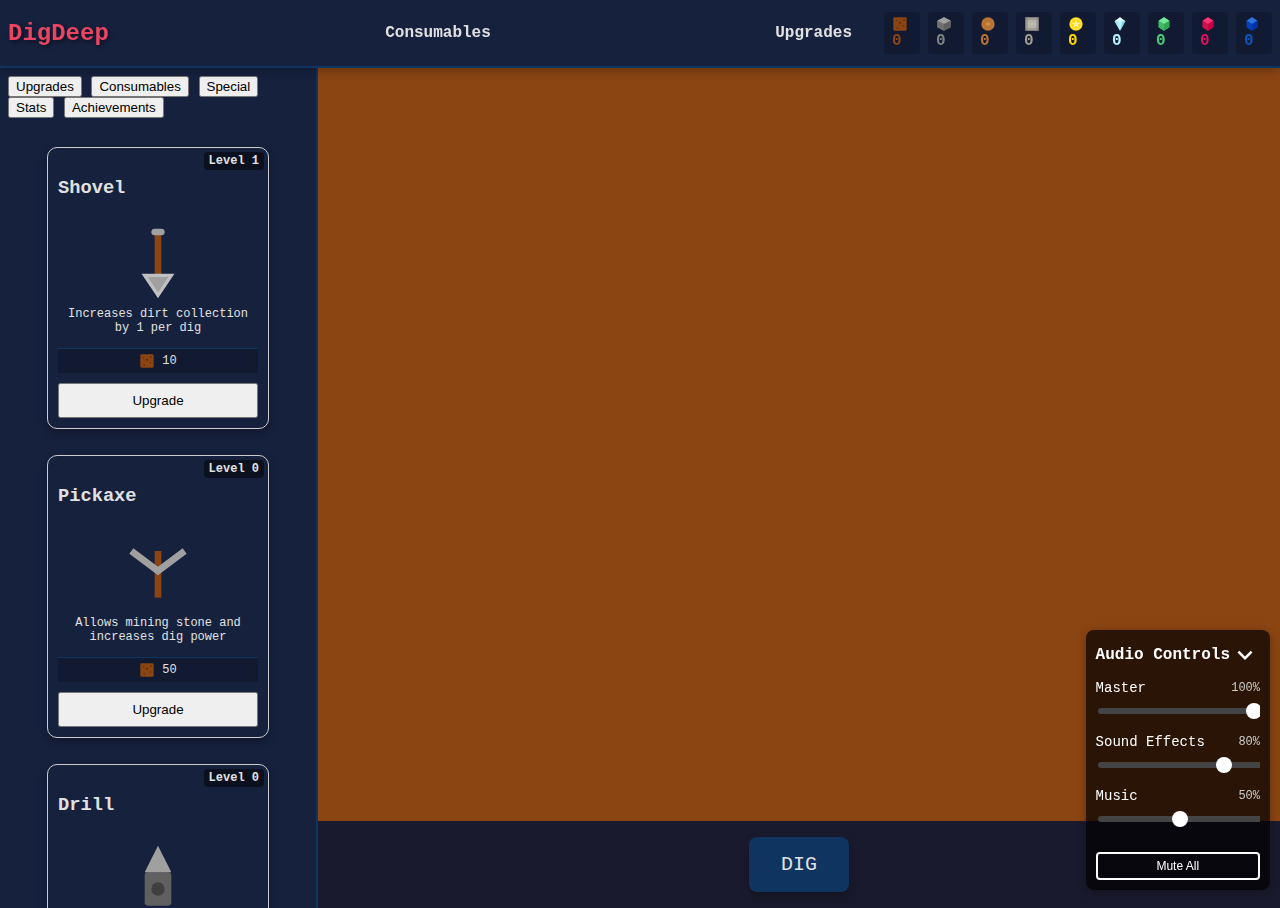
<file: index.html>
<!DOCTYPE html>
<html lang="en">
<head>
    <meta charset="UTF-8">
    <meta name="viewport" content="width=device-width, initial-scale=1.0">
    <title>digdeep</title>
    <link rel="stylesheet" href="style.css">
    <link rel="stylesheet" href="tutorial.css">
    <link rel="stylesheet" href="audio_controls.css">
    <link rel="icon" href="favicon.png" type="image/png">
    
</head>
<body>
    <div class="header">
        <h1 class="game-title">DigDeep</h1>
        <div class="header-section header-consumables">
            <h3>Consumables</h3>
            <div class="consumable-slots" id="consumable-slots">
                </div>
        </div>
    
        <div class="header-section header-upgrades">
            <h3>Upgrades</h3>
            <div class="upgrade-levels" id="upgrade-levels-header">
                </div>
        </div>
        <div class="resource-counters">
            <div class="resource-counter resource-dirt tooltip">
                <div class="resource-icon" id="dirt-icon"></div>
                <span class="resource-value" id="dirt-counter">0</span>
                <span class="tooltip-text">Dirt</span>
            </div>
            <div class="resource-counter resource-stone tooltip">
                <div class="resource-icon" id="stone-icon"></div>
                <span class="resource-value" id="stone-counter">0</span>
                <span class="tooltip-text">Stone</span>
            </div>
            <div class="resource-counter resource-copper tooltip">
                <div class="resource-icon" id="copper-icon"></div>
                <span class="resource-value" id="copper-counter">0</span>
                <span class="tooltip-text">Copper</span>
            </div>
            <div class="resource-counter resource-iron tooltip">
                <div class="resource-icon" id="iron-icon"></div>
                <span class="resource-value" id="iron-counter">0</span>
                <span class="tooltip-text">Iron</span>
            </div>
            <div class="resource-counter resource-gold tooltip">
                <div class="resource-icon" id="gold-icon"></div>
                <span class="resource-value" id="gold-counter">0</span>
                <span class="tooltip-text">Gold</span>
            </div>
            <div class="resource-counter resource-diamond tooltip">
                <div class="resource-icon" id="diamond-icon"></div>
                <span class="resource-value" id="diamond-counter">0</span>
                <span class="tooltip-text">Diamond</span>
            </div>
            <div class="resource-counter resource-emerald tooltip">
                <div class="resource-icon" id="emerald-icon"></div>
                <span class="resource-value" id="emerald-counter">0</span>
                <span class="tooltip-text">Emerald</span>
            </div>
            <div class="resource-counter resource-ruby tooltip">
                <div class="resource-icon" id="ruby-icon"></div>
                <span class="resource-value" id="ruby-counter">0</span>
                <span class="tooltip-text">Ruby</span>
            </div>
            <div class="resource-counter resource-sapphire tooltip">
                <div class="resource-icon" id="sapphire-icon"></div>
                <span class="resource-value" id="sapphire-counter">0</span>
                <span class="tooltip-text">Sapphire</span>
            </div>
        </div>
    </div>
    
    <div class="game-container">
        <div class="left-panel">
            <div class="tabs">
                <button class="tab-button active" data-tab="upgrades">Upgrades</button>
                <button class="tab-button" data-tab="consumables">Consumables</button>
                <button class="tab-button" data-tab="special">Special</button>
                <button class="tab-button" data-tab="stats">Stats</button>
                <button class="tab-button" data-tab="achievements">Achievements</button>
            </div>
            
            <div class="tab-content active" id="upgrades-tab">
                <div class="card-container" id="upgrades-container">
                    <!-- Cards will be dynamically generated here -->
                </div>
            </div>
            
            <div class="tab-content" id="consumables-tab">
                <div id="equipped-items-container">
                    <h3>Equipped Items</h3>
                    </div>
                <div class="card-container" id="consumables-container">
                    </div>
            </div>
            
            <div class="tab-content" id="special-tab">
                <div class="card-container" id="special-container">
                    <!-- Cards will be dynamically generated here -->
                </div>
            </div>
            
            <div class="tab-content" id="stats-tab">
                <div id="stats-content">
                    <!-- Stats will be dynamically generated here -->
                </div>
            </div>
            
            <div class="tab-content" id="achievements-tab">
                <div id="achievements-content">
                    <!-- Achievements will be dynamically generated here -->
                </div>
            </div>
        </div>

        <div class="right-panel">
            <div class="digging-area" id="digging-area">
                <!-- Digging area content -->
                <div id="layer-indicator"></div>
            </div>
            <button class="button dig-button" id="dig-button">DIG</button>
        </div>
    </div>

    <!-- Stats Panel (Hidden by default) -->
    <div class="panel" id="stats-panel" style="display: none;">
        <h2>Stats</h2>
        <div id="stats-content"></div>
    </div>

    <!-- Achievements Panel (Hidden by default) -->
    <div class="panel" id="achievements-panel" style="display: none;">
        <h2>Achievements</h2>
        <div id="achievements-content"></div>
    </div>

    <!-- Tutorial Overlay -->
    <div id="tutorial-overlay" class="tutorial-overlay">
        <div class="tutorial-content">
            <div class="tutorial-step active" data-step="1">
                <h2>Welcome to DigDeep!</h2>
                <p>Click or tap anywhere in the digging area to dig and collect resources.</p>
                <button class="tutorial-next-button button">Next</button>
            </div>
    
            <div class="tutorial-step" data-step="2" style="display: none;">
                <h2>Resource Display</h2>
                <p>Your collected resources will be shown at the top of the screen.</p>
                <button class="tutorial-next-button button">Next</button>
            </div>
    
            <div class="tutorial-step" data-step="3" style="display: none;">
                <h2>Upgrades</h2>
                <p>Use the 'Upgrades' tab on the left to improve your digging abilities.</p>
                <button class="tutorial-next-button button">Next</button>
            </div>
    
            <div class="tutorial-step" data-step="4" style="display: none;">
                <h2>Consumables & Special Items</h2>
                <p>Explore the 'Consumables' and 'Special' tabs for helpful items.</p>
                <button class="tutorial-next-button button">Next</button>
            </div>
    
            <div class="tutorial-step" data-step="5" style="display: none;">
                <h2>That's the basics!</h2>
                <p>Now get digging and see what treasures you can find!</p>
                <button class="tutorial-close-button button">Close Tutorial</button>
            </div>
        </div>
    </div>

    <!-- Notification System -->
    <div id="notification-container" class="notification-container"></div>

    <!-- Scripts -->
    <script src="config.js"></script>
    <script src="assets.js"></script>
    <script src="data.js"></script>
    <script src="audio.js"></script>
    <script src="engine.js"></script>
    <script src="achievements.js"></script>
    <script src="save_system.js"></script>
    <script src="tutorial.js"></script>
    <script src="audio_controls.js"></script>
    <script src="game.js"></script>
</body>
</html>
</file>
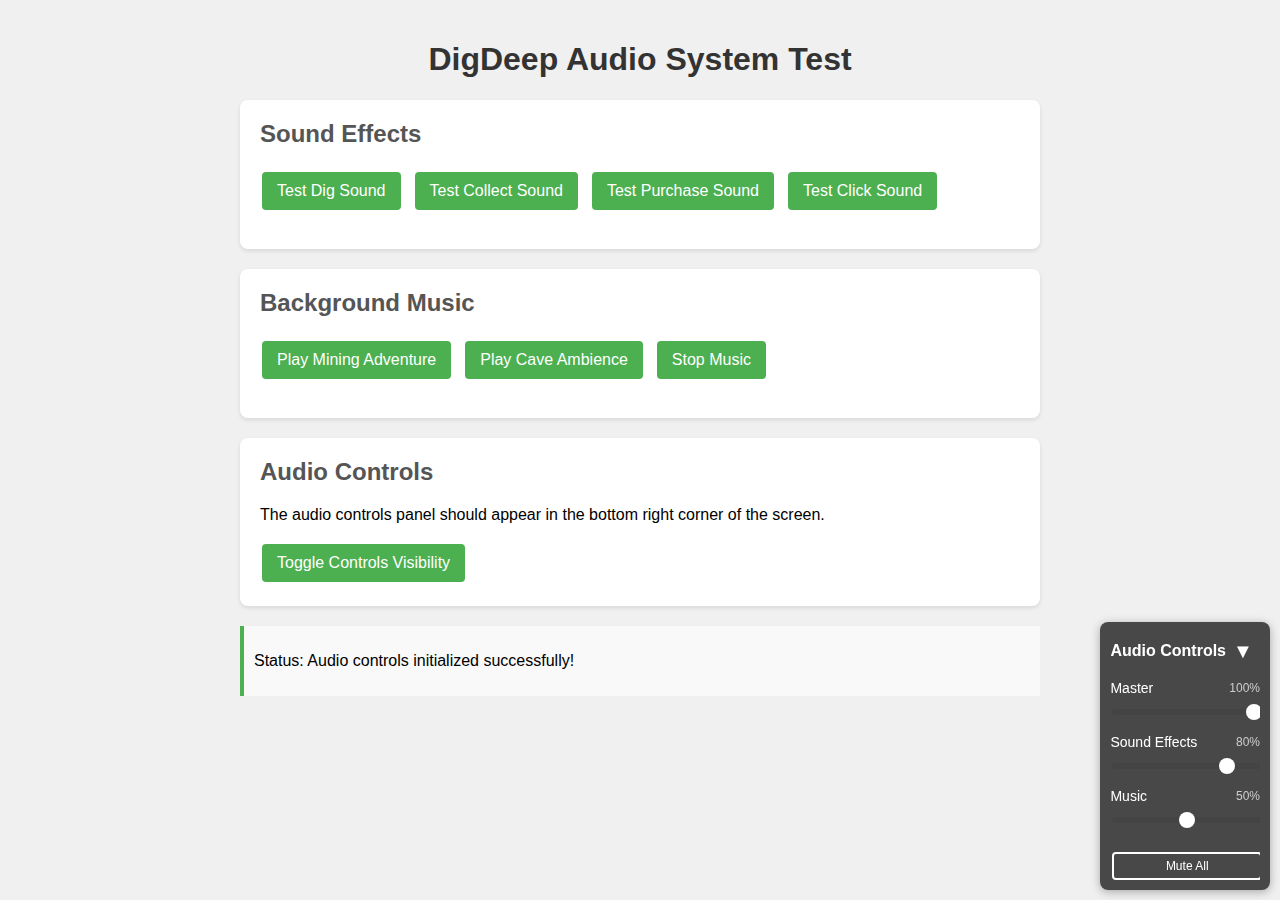
<file: test_audio.html>
<!DOCTYPE html>
<html lang="en">
<head>
    <meta charset="UTF-8">
    <meta name="viewport" content="width=device-width, initial-scale=1.0">
    <title>DigDeep Audio Test</title>
    <style>
        body {
            font-family: Arial, sans-serif;
            max-width: 800px;
            margin: 0 auto;
            padding: 20px;
            background-color: #f0f0f0;
        }
        h1 {
            color: #333;
            text-align: center;
        }
        .test-section {
            background-color: white;
            border-radius: 8px;
            padding: 20px;
            margin-bottom: 20px;
            box-shadow: 0 2px 4px rgba(0,0,0,0.1);
        }
        h2 {
            margin-top: 0;
            color: #555;
        }
        button {
            background-color: #4CAF50;
            border: none;
            color: white;
            padding: 10px 15px;
            text-align: center;
            text-decoration: none;
            display: inline-block;
            font-size: 16px;
            margin: 4px 2px;
            cursor: pointer;
            border-radius: 4px;
        }
        button:hover {
            background-color: #45a049;
        }
        .button-group {
            display: flex;
            flex-wrap: wrap;
            gap: 10px;
            margin-bottom: 15px;
        }
        .volume-control {
            margin-bottom: 15px;
        }
        .volume-label {
            display: flex;
            justify-content: space-between;
            margin-bottom: 5px;
        }
        input[type="range"] {
            width: 100%;
        }
        #status {
            background-color: #f9f9f9;
            border-left: 4px solid #4CAF50;
            padding: 10px;
            margin-top: 20px;
        }
        .audio-controls {
            position: fixed;
            bottom: 10px;
            right: 10px;
            background-color: rgba(0, 0, 0, 0.7);
            border-radius: 8px;
            padding: 10px;
            color: white;
            z-index: 1000;
            box-shadow: 0 2px 10px rgba(0, 0, 0, 0.3);
            transition: transform 0.3s ease;
            max-width: 300px;
        }
        .audio-controls-header {
            display: flex;
            justify-content: space-between;
            align-items: center;
            margin-bottom: 10px;
            cursor: pointer;
        }
        .audio-controls-title {
            font-size: 16px;
            font-weight: bold;
            margin: 0;
        }
        .audio-controls-toggle {
            background: none;
            border: none;
            color: white;
            font-size: 20px;
            cursor: pointer;
            padding: 0;
            width: 30px;
            height: 30px;
            display: flex;
            align-items: center;
            justify-content: center;
        }
        .audio-controls-content {
            transition: max-height 0.3s ease, opacity 0.3s ease;
            max-height: 200px;
            opacity: 1;
            overflow: hidden;
        }
        .audio-controls.collapsed .audio-controls-content {
            max-height: 0;
            opacity: 0;
        }
        .volume-control-label {
            display: flex;
            justify-content: space-between;
            align-items: center;
            margin-bottom: 5px;
        }
        .volume-control-name {
            font-size: 14px;
        }
        .volume-control-value {
            font-size: 12px;
            color: #ccc;
        }
        .volume-slider {
            width: 100%;
            height: 6px;
            -webkit-appearance: none;
            appearance: none;
            background: #444;
            outline: none;
            border-radius: 3px;
        }
        .volume-slider::-webkit-slider-thumb {
            -webkit-appearance: none;
            appearance: none;
            width: 16px;
            height: 16px;
            border-radius: 50%;
            background: #fff;
            cursor: pointer;
            transition: background 0.2s;
        }
        .volume-slider::-moz-range-thumb {
            width: 16px;
            height: 16px;
            border-radius: 50%;
            background: #fff;
            cursor: pointer;
            transition: background 0.2s;
            border: none;
        }
        .mute-button {
            background: none;
            border: 2px solid #fff;
            color: white;
            padding: 5px 10px;
            border-radius: 4px;
            cursor: pointer;
            font-size: 12px;
            transition: background-color 0.2s, color 0.2s;
            margin-top: 10px;
            width: 100%;
        }
        .mute-button.muted {
            background-color: #ff5555;
            border-color: #ff5555;
        }
    </style>
</head>
<body>
    <h1>DigDeep Audio System Test</h1>
    
    <div class="test-section">
        <h2>Sound Effects</h2>
        <div class="button-group">
            <button id="test-dig">Test Dig Sound</button>
            <button id="test-collect">Test Collect Sound</button>
            <button id="test-purchase">Test Purchase Sound</button>
            <button id="test-click">Test Click Sound</button>
        </div>
    </div>
    
    <div class="test-section">
        <h2>Background Music</h2>
        <div class="button-group">
            <button id="play-mining">Play Mining Adventure</button>
            <button id="play-cave">Play Cave Ambience</button>
            <button id="stop-music">Stop Music</button>
        </div>
    </div>
    
    <div class="test-section">
        <h2>Audio Controls</h2>
        <p>The audio controls panel should appear in the bottom right corner of the screen.</p>
        <button id="toggle-controls">Toggle Controls Visibility</button>
    </div>
    
    <div id="status">
        <p>Status: Ready to test audio system</p>
    </div>

    <script>
        // Audio System Implementation
        const AudioSystem = {
            // Audio context
            context: null,
            
            // Sound effect buffers
            soundBuffers: {
                dig: null,
                collect: null,
                purchase: null,
                click: null
            },
            
            // Music buffers
            musicBuffers: {
                miningAdventure: null,
                caveAmbience: null
            },
            
            // Currently playing music
            currentMusic: null,
            
            // Volume settings
            volume: {
                master: 1.0,
                sfx: 0.8,
                music: 0.5
            },
            
            // Mute state
            muted: false,
            
            // Initialization state
            initialized: false,
            
            /**
             * Initialize the audio system
             * @returns {Promise} Promise that resolves when audio is loaded
             */
            init: async function() {
                if (this.initialized) return Promise.resolve();
                
                updateStatus("Initializing audio system...");
                
                try {
                    // Create audio context
                    const AudioContext = window.AudioContext || window.webkitAudioContext;
                    this.context = new AudioContext();
                    
                    // Load sound effects
                    await this.loadSoundEffects();
                    
                    // Load music
                    await this.loadMusic();
                    
                    // Load saved volume settings
                    this.loadVolumeSettings();
                    
                    this.initialized = true;
                    updateStatus("Audio system initialized successfully!");
                    
                    return Promise.resolve();
                } catch (error) {
                    updateStatus("Failed to initialize audio system: " + error.message);
                    console.error("Failed to initialize audio system:", error);
                    return Promise.reject(error);
                }
            },
            
            /**
             * Load all sound effects
             * @returns {Promise} Promise that resolves when all sound effects are loaded
             */
            loadSoundEffects: async function() {
                const soundFiles = {
                    dig: 'audio/sfx/dig.wav',
                    collect: 'audio/sfx/collect.wav',
                    purchase: 'audio/sfx/purchase.wav',
                    click: 'audio/sfx/click.wav'
                };
                
                const loadPromises = [];
                
                for (const [name, path] of Object.entries(soundFiles)) {
                    loadPromises.push(
                        this.loadSound(path)
                            .then(buffer => {
                                this.soundBuffers[name] = buffer;
                                updateStatus(`Loaded sound effect: ${name}`);
                            })
                            .catch(error => {
                                updateStatus(`Failed to load sound effect ${name}: ${error.message}`);
                                console.error(`Failed to load sound effect ${name}:`, error);
                            })
                    );
                }
                
                return Promise.all(loadPromises);
            },
            
            /**
             * Load all music tracks
             * @returns {Promise} Promise that resolves when all music is loaded
             */
            loadMusic: async function() {
                const musicFiles = {
                    miningAdventure: 'audio/music/mining_adventure.wav',
                    caveAmbience: 'audio/music/cave_ambience.wav'
                };
                
                const loadPromises = [];
                
                for (const [name, path] of Object.entries(musicFiles)) {
                    loadPromises.push(
                        this.loadSound(path)
                            .then(buffer => {
                                this.musicBuffers[name] = buffer;
                                updateStatus(`Loaded music track: ${name}`);
                            })
                            .catch(error => {
                                updateStatus(`Failed to load music track ${name}: ${error.message}`);
                                console.error(`Failed to load music track ${name}:`, error);
                            })
                    );
                }
                
                return Promise.all(loadPromises);
            },
            
            /**
             * Load a sound file
             * @param {string} url - URL of the sound file
             * @returns {Promise<AudioBuffer>} Promise that resolves with the audio buffer
             */
            loadSound: function(url) {
                return fetch(url)
                    .then(response => {
                        if (!response.ok) {
                            throw new Error(`HTTP error! Status: ${response.status}`);
                        }
                        return response.arrayBuffer();
                    })
                    .then(arrayBuffer => this.context.decodeAudioData(arrayBuffer));
            },
            
            /**
             * Play a sound effect
             * @param {string} name - Name of the sound effect to play
             * @param {number} [volume=1.0] - Volume of the sound effect (0.0 to 1.0)
             */
            playSound: function(name, volume = 1.0) {
                if (!this.initialized || this.muted) return;
                
                const buffer = this.soundBuffers[name];
                if (!buffer) {
                    updateStatus(`Sound effect "${name}" not found`);
                    return;
                }
                
                // Create source
                const source = this.context.createBufferSource();
                source.buffer = buffer;
                
                // Create gain node for volume control
                const gainNode = this.context.createGain();
                gainNode.gain.value = volume * this.volume.sfx * this.volume.master;
                
                // Connect nodes
                source.connect(gainNode);
                gainNode.connect(this.context.destination);
                
                // Play sound
                source.start(0);
                updateStatus(`Playing sound effect: ${name}`);
            },
            
            /**
             * Play background music
             * @param {string} name - Name of the music track to play
             * @param {boolean} [loop=true] - Whether to loop the music
             */
            playMusic: function(name, loop = true) {
                if (!this.initialized) return;
                
                // Stop current music if playing
                this.stopMusic();
                
                const buffer = this.musicBuffers[name];
                if (!buffer) {
                    updateStatus(`Music track "${name}" not found`);
                    return;
                }
                
                // Create source
                const source = this.context.createBufferSource();
                source.buffer = buffer;
                source.loop = loop;
                
                // Create gain node for volume control
                const gainNode = this.context.createGain();
                gainNode.gain.value = this.muted ? 0 : this.volume.music * this.volume.master;
                
                // Connect nodes
                source.connect(gainNode);
                gainNode.connect(this.context.destination);
                
                // Play music
                source.start(0);
                
                // Store reference to current music
                this.currentMusic = {
                    source: source,
                    gainNode: gainNode,
                    name: name
                };
                
                updateStatus(`Playing music track: ${name}`);
            },
            
            /**
             * Stop currently playing music
             */
            stopMusic: function() {
                if (this.currentMusic && this.currentMusic.source) {
                    try {
                        this.currentMusic.source.stop();
                        updateStatus(`Stopped music track: ${this.currentMusic.name}`);
                    } catch (e) {
                        // Ignore errors if already stopped
                    }
                    this.currentMusic = null;
                }
            },
            
            /**
             * Set master volume
             * @param {number} volume - Volume level (0.0 to 1.0)
             */
            setMasterVolume: function(volume) {
                this.volume.master = Math.max(0, Math.min(1, volume));
                this.updateMusicVolume();
                this.saveVolumeSettings();
                updateStatus(`Master volume set to ${Math.round(volume * 100)}%`);
            },
            
            /**
             * Set sound effects volume
             * @param {number} volume - Volume level (0.0 to 1.0)
             */
            setSfxVolume: function(volume) {
                this.volume.sfx = Math.max(0, Math.min(1, volume));
                this.saveVolumeSettings();
                updateStatus(`Sound effects volume set to ${Math.round(volume * 100)}%`);
            },
            
            /**
             * Set music volume
             * @param {number} volume - Volume level (0.0 to 1.0)
             */
            setMusicVolume: function(volume) {
                this.volume.music = Math.max(0, Math.min(1, volume));
                this.updateMusicVolume();
                this.saveVolumeSettings();
                updateStatus(`Music volume set to ${Math.round(volume * 100)}%`);
            },
            
            /**
             * Update the volume of currently playing music
             */
            updateMusicVolume: function() {
                if (this.currentMusic && this.currentMusic.gainNode) {
                    this.currentMusic.gainNode.gain.value = this.muted ? 0 : this.volume.music * this.volume.master;
                }
            },
            
            /**
             * Toggle mute state
             * @returns {boolean} New mute state
             */
            toggleMute: function() {
                this.muted = !this.muted;
                this.updateMusicVolume();
                this.saveVolumeSettings();
                updateStatus(`Audio ${this.muted ? 'muted' : 'unmuted'}`);
                return this.muted;
            },
            
            /**
             * Set mute state
             * @param {boolean} muted - Whether audio should be muted
             */
            setMute: function(muted) {
                this.muted = muted;
                this.updateMusicVolume();
                this.saveVolumeSettings();
                updateStatus(`Audio ${this.muted ? 'muted' : 'unmuted'}`);
            },
            
            /**
             * Save volume settings to local storage
             */
            saveVolumeSettings: function() {
                const settings = {
                    master: this.volume.master,
                    sfx: this.volume.sfx,
                    music: this.volume.music,
                    muted: this.muted
                };
                
                localStorage.setItem('digdeep_audio_settings', JSON.stringify(settings));
            },
            
            /**
             * Load volume settings from local storage
             */
            loadVolumeSettings: function() {
                const savedSettings = localStorage.getItem('digdeep_audio_settings');
                
                if (savedSettings) {
                    try {
                        const settings = JSON.parse(savedSettings);
                        
                        this.volume.master = settings.master !== undefined ? settings.master : this.volume.master;
                        this.volume.sfx = settings.sfx !== undefined ? settings.sfx : this.volume.sfx;
                        this.volume.music = settings.music !== undefined ? settings.music : this.volume.music;
                        this.muted = settings.muted !== undefined ? settings.muted : this.muted;
                        
                        updateStatus("Loaded audio settings from local storage");
                    } catch (error) {
                        updateStatus("Failed to parse saved audio settings: " + error.message);
                        console.error("Failed to parse saved audio settings:", error);
                    }
                }
            }
        };

        // Audio Controls Implementation
        const AudioControls = {
            // DOM elements
            elements: {
                container: null,
                masterSlider: null,
                sfxSlider: null,
                musicSlider: null,
                muteButton: null,
                toggleButton: null
            },
            
            /**
             * Initialize audio controls
             */
            init: function() {
                updateStatus("Initializing audio controls...");
                
                // Create audio controls UI
                this.createAudioControlsUI();
                
                // Set up event listeners
                this.setupEventListeners();
                
                // Update UI with current settings
                this.updateUI();
                
                updateStatus("Audio controls initialized successfully!");
            },
            
            /**
             * Create audio controls UI
             */
            createAudioControlsUI: function() {
                // Create container
                const container = document.createElement('div');
                container.className = 'audio-controls';
                
                // Create header
                const header = document.createElement('div');
                header.className = 'audio-controls-header';
                
                const title = document.createElement('h3');
                title.className = 'audio-controls-title';
                title.textContent = 'Audio Controls';
                
                const toggleButton = document.createElement('button');
                toggleButton.className = 'audio-controls-toggle';
                toggleButton.innerHTML = '<span>▼</span>';
                
                header.appendChild(title);
                header.appendChild(toggleButton);
                
                // Create content
                const content = document.createElement('div');
                content.className = 'audio-controls-content';
                
                // Master volume control
                const masterControl = this.createVolumeControl('Master', 'master');
                
                // SFX volume control
                const sfxControl = this.createVolumeControl('Sound Effects', 'sfx');
                
                // Music volume control
                const musicControl = this.createVolumeControl('Music', 'music');
                
                // Mute button
                const muteButton = document.createElement('button');
                muteButton.className = 'mute-button';
                muteButton.textContent = 'Mute All';
                
                // Add all elements to content
                content.appendChild(masterControl);
                content.appendChild(sfxControl);
                content.appendChild(musicControl);
                content.appendChild(muteButton);
                
                // Add header and content to container
                container.appendChild(header);
                container.appendChild(content);
                
                // Add container to document
                document.body.appendChild(container);
                
                // Store references to elements
                this.elements.container = container;
                this.elements.masterSlider = masterControl.querySelector('.volume-slider');
                this.elements.sfxSlider = sfxControl.querySelector('.volume-slider');
                this.elements.musicSlider = musicControl.querySelector('.volume-slider');
                this.elements.muteButton = muteButton;
                this.elements.toggleButton = toggleButton;
            },
            
            /**
             * Create a volume control element
             * @param {string} name - Name of the control
             * @param {string} id - ID for the control
             * @returns {HTMLElement} The volume control element
             */
            createVolumeControl: function(name, id) {
                const control = document.createElement('div');
                control.className = 'volume-control';
                
                const label = document.createElement('div');
                label.className = 'volume-control-label';
                
                const nameSpan = document.createElement('span');
                nameSpan.className = 'volume-control-name';
                nameSpan.textContent = name;
                
                const valueSpan = document.createElement('span');
                valueSpan.className = 'volume-control-value';
                valueSpan.textContent = '100%';
                valueSpan.id = `${id}-volume-value`;
                
                label.appendChild(nameSpan);
                label.appendChild(valueSpan);
                
                const slider = document.createElement('input');
                slider.type = 'range';
                slider.min = '0';
                slider.max = '100';
                slider.value = '100';
                slider.className = 'volume-slider';
                slider.id = `${id}-volume-slider`;
                
                control.appendChild(label);
                control.appendChild(slider);
                
                return control;
            },
            
            /**
             * Set up event listeners for audio controls
             */
            setupEventListeners: function() {
                // Master volume slider
                this.elements.masterSlider.addEventListener('input', (e) => {
                    const volume = parseInt(e.target.value) / 100;
                    AudioSystem.setMasterVolume(volume);
                    this.updateVolumeDisplay('master', volume);
                });
                
                // SFX volume slider
                this.elements.sfxSlider.addEventListener('input', (e) => {
                    const volume = parseInt(e.target.value) / 100;
                    AudioSystem.setSfxVolume(volume);
                    this.updateVolumeDisplay('sfx', volume);
                });
                
                // Music volume slider
                this.elements.musicSlider.addEventListener('input', (e) => {
                    const volume = parseInt(e.target.value) / 100;
                    AudioSystem.setMusicVolume(volume);
                    this.updateVolumeDisplay('music', volume);
                });
                
                // Mute button
                this.elements.muteButton.addEventListener('click', () => {
                    const muted = AudioSystem.toggleMute();
                    this.updateMuteButton(muted);
                });
                
                // Toggle button
                this.elements.toggleButton.addEventListener('click', () => {
                    this.toggleControls();
                });
                
                // Header click to toggle
                this.elements.container.querySelector('.audio-controls-header').addEventListener('click', (e) => {
                    if (e.target !== this.elements.toggleButton) {
                        this.toggleControls();
                    }
                });
            },
            
            /**
             * Update the UI with current audio settings
             */
            updateUI: function() {
                // Update volume sliders
                this.elements.masterSlider.value = AudioSystem.volume.master * 100;
                this.elements.sfxSlider.value = AudioSystem.volume.sfx * 100;
                this.elements.musicSlider.value = AudioSystem.volume.music * 100;
                
                // Update volume displays
                this.updateVolumeDisplay('master', AudioSystem.volume.master);
                this.updateVolumeDisplay('sfx', AudioSystem.volume.sfx);
                this.updateVolumeDisplay('music', AudioSystem.volume.music);
                
                // Update mute button
                this.updateMuteButton(AudioSystem.muted);
            },
            
            /**
             * Update volume display text
             * @param {string} type - Type of volume (master, sfx, music)
             * @param {number} volume - Volume level (0.0 to 1.0)
             */
            updateVolumeDisplay: function(type, volume) {
                const valueElement = document.getElementById(`${type}-volume-value`);
                if (valueElement) {
                    valueElement.textContent = `${Math.round(volume * 100)}%`;
                }
            },
            
            /**
             * Update mute button state
             * @param {boolean} muted - Whether audio is muted
             */
            updateMuteButton: function(muted) {
                if (muted) {
                    this.elements.muteButton.textContent = 'Unmute';
                    this.elements.muteButton.classList.add('muted');
                } else {
                    this.elements.muteButton.textContent = 'Mute All';
                    this.elements.muteButton.classList.remove('muted');
                }
            },
            
            /**
             * Toggle audio controls visibility
             */
            toggleControls: function() {
                this.elements.container.classList.toggle('collapsed');
                
                // Update toggle button icon
                const isCollapsed = this.elements.container.classList.contains('collapsed');
                if (isCollapsed) {
                    this.elements.toggleButton.innerHTML = '<span>▲</span>';
                } else {
                    this.elements.toggleButton.innerHTML = '<span>▼</span>';
                }
            }
        };

        // Helper function to update status
        function updateStatus(message) {
            const statusElement = document.querySelector('#status p');
            statusElement.textContent = `Status: ${message}`;
            console.log(message);
        }

        // Initialize audio system when page loads
        document.addEventListener('DOMContentLoaded', function() {
            // Initialize audio system
            AudioSystem.init().then(() => {
                // Initialize audio controls
                AudioControls.init();
                
                // Set up test buttons
                document.getElementById('test-dig').addEventListener('click', () => {
                    AudioSystem.playSound('dig');
                });
                
                document.getElementById('test-collect').addEventListener('click', () => {
                    AudioSystem.playSound('collect');
                });
                
                document.getElementById('test-purchase').addEventListener('click', () => {
                    AudioSystem.playSound('purchase');
                });
                
                document.getElementById('test-click').addEventListener('click', () => {
                    AudioSystem.playSound('click');
                });
                
                document.getElementById('play-mining').addEventListener('click', () => {
                    AudioSystem.playMusic('miningAdventure');
                });
                
                document.getElementById('play-cave').addEventListener('click', () => {
                    AudioSystem.playMusic('caveAmbience');
                });
                
                document.getElementById('stop-music').addEventListener('click', () => {
                    AudioSystem.stopMusic();
                });
                
                document.getElementById('toggle-controls').addEventListener('click', () => {
                    AudioControls.toggleControls();
                });
            }).catch(error => {
                updateStatus(`Failed to initialize audio system: ${error.message}`);
            });
        });
    </script>
</body>
</html>
</file>
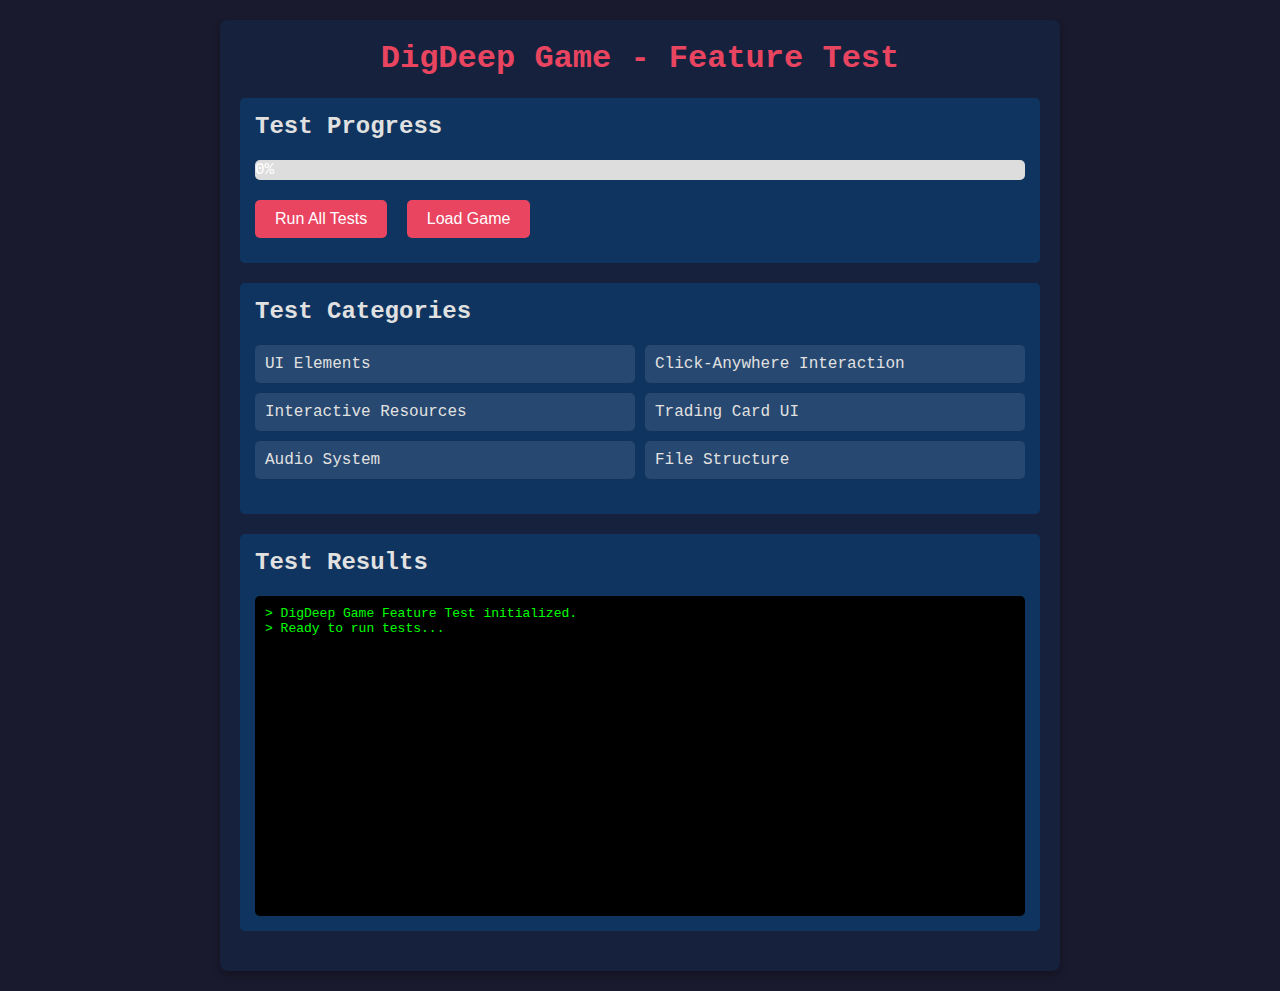
<file: test_game_features.html>
<!DOCTYPE html>
<html lang="en">
<head>
    <meta charset="UTF-8">
    <meta name="viewport" content="width=device-width, initial-scale=1.0">
    <title>DigDeep Game - Feature Test</title>
    <style>
        body {
            font-family: 'Courier New', monospace;
            background-color: #1a1a2e;
            color: #e1e1e1;
            margin: 0;
            padding: 20px;
        }
        
        .container {
            max-width: 800px;
            margin: 0 auto;
            background-color: #16213e;
            padding: 20px;
            border-radius: 8px;
            box-shadow: 0 4px 8px rgba(0, 0, 0, 0.3);
        }
        
        h1 {
            color: #e94560;
            text-align: center;
            margin-top: 0;
        }
        
        .test-section {
            margin-bottom: 20px;
            padding: 15px;
            background-color: #0f3460;
            border-radius: 5px;
        }
        
        h2 {
            margin-top: 0;
            color: #e1e1e1;
        }
        
        .test-results {
            background-color: #000;
            color: #0f0;
            padding: 10px;
            border-radius: 5px;
            font-family: monospace;
            height: 300px;
            overflow-y: auto;
            margin-top: 20px;
        }
        
        .button {
            background-color: #e94560;
            color: white;
            border: none;
            padding: 10px 20px;
            border-radius: 5px;
            cursor: pointer;
            font-size: 16px;
            margin-right: 10px;
            margin-bottom: 10px;
        }
        
        .button:hover {
            background-color: #ff2e63;
        }
        
        .test-grid {
            display: grid;
            grid-template-columns: repeat(2, 1fr);
            gap: 10px;
            margin-bottom: 20px;
        }
        
        .test-item {
            padding: 10px;
            background-color: rgba(255, 255, 255, 0.1);
            border-radius: 5px;
        }
        
        .test-item.pass {
            border-left: 4px solid #4CAF50;
        }
        
        .test-item.fail {
            border-left: 4px solid #F44336;
        }
        
        .progress-container {
            width: 100%;
            background-color: #ddd;
            border-radius: 5px;
            margin-bottom: 20px;
        }
        
        .progress-bar {
            height: 20px;
            background-color: #4CAF50;
            border-radius: 5px;
            text-align: center;
            line-height: 20px;
            color: white;
        }
    </style>
</head>
<body>
    <div class="container">
        <h1>DigDeep Game - Feature Test</h1>
        
        <div class="test-section">
            <h2>Test Progress</h2>
            <div class="progress-container">
                <div class="progress-bar" id="progress-bar" style="width: 0%">0%</div>
            </div>
            
            <button class="button" id="run-tests">Run All Tests</button>
            <button class="button" id="load-game">Load Game</button>
        </div>
        
        <div class="test-section">
            <h2>Test Categories</h2>
            <div class="test-grid">
                <div class="test-item" id="ui-test">UI Elements</div>
                <div class="test-item" id="click-test">Click-Anywhere Interaction</div>
                <div class="test-item" id="resources-test">Interactive Resources</div>
                <div class="test-item" id="cards-test">Trading Card UI</div>
                <div class="test-item" id="audio-test">Audio System</div>
                <div class="test-item" id="file-test">File Structure</div>
            </div>
        </div>
        
        <div class="test-section">
            <h2>Test Results</h2>
            <div class="test-results" id="test-results">
                > DigDeep Game Feature Test initialized.<br>
                > Ready to run tests...<br>
            </div>
        </div>
    </div>
    
    <script>
        // Test functionality
        document.addEventListener('DOMContentLoaded', function() {
            const testResults = document.getElementById('test-results');
            const progressBar = document.getElementById('progress-bar');
            const runTestsButton = document.getElementById('run-tests');
            const loadGameButton = document.getElementById('load-game');
            
            // Test categories
            const testCategories = [
                { id: 'ui-test', name: 'UI Elements' },
                { id: 'click-test', name: 'Click-Anywhere Interaction' },
                { id: 'resources-test', name: 'Interactive Resources' },
                { id: 'cards-test', name: 'Trading Card UI' },
                { id: 'audio-test', name: 'Audio System' },
                { id: 'file-test', name: 'File Structure' }
            ];
            
            // Log message to test results
            function log(message) {
                testResults.innerHTML += `> ${message}<br>`;
                testResults.scrollTop = testResults.scrollHeight;
            }
            
            // Update progress bar
            function updateProgress(percent) {
                progressBar.style.width = `${percent}%`;
                progressBar.textContent = `${percent}%`;
            }
            
            // Mark test as passed or failed
            function markTest(id, passed) {
                const element = document.getElementById(id);
                element.classList.remove('pass', 'fail');
                element.classList.add(passed ? 'pass' : 'fail');
            }
            
            // Run tests
            runTestsButton.addEventListener('click', function() {
                log('Starting tests...');
                updateProgress(0);
                
                // Reset test items
                testCategories.forEach(category => {
                    const element = document.getElementById(category.id);
                    element.classList.remove('pass', 'fail');
                });
                
                // Simulate tests
                let completedTests = 0;
                
                // Run each test with a delay
                testCategories.forEach((category, index) => {
                    setTimeout(() => {
                        log(`Testing ${category.name}...`);
                        
                        // Simulate test results (in a real scenario, these would be actual tests)
                        const passed = Math.random() > 0.2; // 80% chance of passing for demo
                        
                        if (passed) {
                            log(`✅ ${category.name} tests passed!`);
                            markTest(category.id, true);
                        } else {
                            log(`❌ ${category.name} tests failed.`);
                            markTest(category.id, false);
                        }
                        
                        completedTests++;
                        updateProgress(Math.round((completedTests / testCategories.length) * 100));
                        
                        // Final report
                        if (completedTests === testCategories.length) {
                            const passedTests = document.querySelectorAll('.test-item.pass').length;
                            log('');
                            log(`Test complete: ${passedTests}/${testCategories.length} tests passed.`);
                            
                            if (passedTests === testCategories.length) {
                                log('✅ All tests passed! The game is ready for release.');
                            } else {
                                log('❌ Some tests failed. Please fix the issues before release.');
                            }
                        }
                    }, index * 1000);
                });
            });
            
            // Load game
            loadGameButton.addEventListener('click', function() {
                log('Loading game...');
                window.open('../digdeep/index.html', '_blank');
            });
        });
    </script>
    <script src="test_features.js"></script>
</body>
</html>
</file>
<file: style.css>
/* DigDeep Game - Main Stylesheet */
:root {
    /* Color Variables */
    --bg-color: #1a1a2e;
    --panel-bg: #16213e;
    --panel-border: #0f3460;
    --text-color: #e1e1e1;
    --header-color: #e94560;
    --button-bg: #0f3460;
    --button-hover: #e94560;
    --button-active: #ff2e63;
    --button-disabled: #444;
    
    /* Resource Colors */
    --dirt-color: #8B4513;
    --stone-color: #808080;
    --copper-color: #B87333;
    --iron-color: #a19d94;
    --gold-color: #FFD700;
    --diamond-color: #b9f2ff;
    --emerald-color: #50C878;
    --ruby-color: #E0115F;
    --sapphire-color: #0F52BA;
    
    /* Spacing Variables */
    --spacing-xs: 4px;
    --spacing-sm: 8px;
    --spacing-md: 16px;
    --spacing-lg: 24px;
    --spacing-xl: 32px;
    
    /* Animation Variables */
    --transition-speed: 0.2s;
    --transition-speed-slow: 0.5s;
    
    /* Card Variables */
    --card-width: 180px;
    --card-height: 240px;
    --card-border-radius: 10px;
    --card-shadow: 0 4px 8px rgba(0, 0, 0, 0.3);
    --card-hover-transform: scale(1.05);
    --card-active-transform: scale(0.98);
}

body {
    background-color: var(--bg-color);
    color: var(--text-color);
    font-family: 'Pixelated', 'Courier New', monospace;
    margin: 0;
    padding: 0;
    overflow-x: hidden;
}

/* Header Styles */
.header {
    background-color: var(--panel-bg);
    border-bottom: 2px solid var(--panel-border);
    padding: var(--spacing-sm);
    display: flex;
    justify-content: space-between;
    align-items: center;
    position: sticky;
    top: 0;
    z-index: 100;
    box-shadow: 0 2px 10px rgba(0, 0, 0, 0.3);
}

.game-title {
    color: var(--header-color);
    font-size: 24px;
    margin: 0;
    text-shadow: 2px 2px 4px rgba(0, 0, 0, 0.5);
}

/* Resource Counter Styles with Interactive Elements */
.resource-counters {
    display: flex;
    flex-wrap: wrap;
    gap: var(--spacing-sm);
    justify-content: flex-end;
}

.resource-counter {
    display: flex;
    align-items: center;
    padding: var(--spacing-xs) var(--spacing-sm);
    border-radius: 4px;
    background-color: rgba(0, 0, 0, 0.2);
    transition: transform var(--transition-speed), background-color var(--transition-speed);
    cursor: pointer;
    position: relative;
    overflow: hidden;
}

.resource-counter:hover {
    transform: scale(1.1);
    background-color: rgba(0, 0, 0, 0.4);
}

.resource-counter:active {
    transform: scale(0.95);
}

.resource-counter::after {
    content: '';
    position: absolute;
    top: 0;
    left: 0;
    right: 0;
    bottom: 0;
    background: radial-gradient(circle, rgba(255,255,255,0.2) 0%, rgba(255,255,255,0) 70%);
    opacity: 0;
    transition: opacity var(--transition-speed);
}

.resource-counter:hover::after {
    opacity: 1;
}

.resource-icon {
    width: 16px;
    height: 16px;
    margin-right: var(--spacing-xs);
    transition: transform var(--transition-speed);
}

.resource-counter:hover .resource-icon {
    transform: rotate(10deg);
}

.resource-value {
    font-weight: bold;
}

/* Resource-specific colors */
.resource-dirt { color: var(--dirt-color); }
.resource-stone { color: var(--stone-color); }
.resource-copper { color: var(--copper-color); }
.resource-iron { color: var(--iron-color); }
.resource-gold { color: var(--gold-color); }
.resource-diamond { color: var(--diamond-color); }
.resource-emerald { color: var(--emerald-color); }
.resource-ruby { color: var(--ruby-color); }
.resource-sapphire { color: var(--sapphire-color); }

/* Main Game Area */
.game-container {
    display: flex;
    height: calc(100vh - 60px);
}

/* Left Panel - Trading Card Style UI */
.left-panel {
    width: 300px;
    background-color: var(--panel-bg);
    border-right: 2px solid var(--panel-border);
    overflow-y: auto;
    padding: var(--spacing-sm);
    display: flex;
    flex-direction: column;
    gap: var(--spacing-md);
}

.tab-content {
    display: none; /* Hide all tab content by default */
}

.tab-content.active {
    display: block; /* Or display: flex; or display: grid; depending on your layout */
}

/* Card Category Tabs */
.card-tabs {
    display: flex;
    border-bottom: 2px solid var(--panel-border);
    margin-bottom: var(--spacing-md);
}

.card-tab {
    padding: var(--spacing-sm) var(--spacing-md);
    cursor: pointer;
    transition: background-color var(--transition-speed);
    border-radius: 4px 4px 0 0;
}

.card-tab:hover {
    background-color: rgba(255, 255, 255, 0.1);
}

.card-tab.active {
    background-color: var(--button-bg);
    color: var(--header-color);
    font-weight: bold;
}

/* Card Container */
.card-container {
    display: grid;
    grid-template-columns: repeat(auto-fill, minmax(var(--card-width), 1fr));
    gap: var(--spacing-md);
    padding: var(--spacing-sm);
    justify-items: center;
}

/* Trading Card Style */
.card {
    width: var(--card-width);
    height: var(--card-height);
    background-color: var(--panel-bg);
    border-radius: var(--card-border-radius);
    box-shadow: var(--card-shadow);
    overflow: hidden;
    position: relative;
    transition: transform var(--transition-speed), box-shadow var(--transition-speed);
    cursor: pointer;
    perspective: 1000px;
}

.card:hover {
    transform: var(--card-hover-transform);
    box-shadow: 0 8px 16px rgba(0, 0, 0, 0.4);
    z-index: 10;
}

.card:active {
    transform: var(--card-active-transform);
}

.card {
    width: var(--card-width);
    height: auto; /* Adjust height to content */
    background-color: var(--panel-bg);
    border-radius: var(--card-border-radius);
    box-shadow: var(--card-shadow);
    overflow: hidden;
    position: relative;
    transition: transform var(--transition-speed), box-shadow var(--transition-speed);
    cursor: pointer;
    /* perspective: 1000px; Remove perspective if not using flip */
    display: flex; /* Use flexbox to arrange content */
    flex-direction: column; /* Stack content vertically */
}

.card:hover {
    transform: var(--card-hover-transform);
    box-shadow: 0 8px 16px rgba(0, 0, 0, 0.4);
    z-index: 10;
}

.card:active {
    transform: var(--card-active-transform);
}

.card-content {
    padding: var(--spacing-sm);
    flex-grow: 1;
    display: flex;
    flex-direction: column;
}

.card-title {
    font-size: 16px;
    font-weight: bold;
    margin-bottom: var(--spacing-xs);
    color: var(--header-color);
    text-align: center; /* Center the title */
}

.card-description {
    font-size: 12px;
    margin-bottom: var(--spacing-sm);
    flex-grow: 1;
    text-align: center; /* Center the description */
}

.card-cost {
    display: flex;
    justify-content: center;
    align-items: center;
    gap: var(--spacing-xs);
    font-size: 12px;
    padding: var(--spacing-xs); /* Add some padding around the cost */
    background-color: rgba(0, 0, 0, 0.2); /* Add a background to make it stand out */
    border-top: 1px solid var(--panel-border); /* Add a border to separate from description */
}

.card-level {
    font-size: 12px;
    font-weight: bold;
    position: absolute; /* Position level in the top right */
    top: var(--spacing-xs);
    right: var(--spacing-xs);
    background-color: rgba(0, 0, 0, 0.5);
    color: var(--text-color);
    padding: 2px 5px;
    border-radius: 4px;
}

.card-icon {
    /* Styles for the card icon */
    height: 80px; /* Adjust as needed */
    display: flex;
    justify-content: center;
    align-items: center;
    margin-bottom: var(--spacing-xs);
}

.card-icon img {
    max-width: 100%;
    max-height: 100%;
}

.card-purchase {
    /* Styles for the purchase button */
    margin-top: auto; /* Push button to the bottom */
    padding: var(--spacing-sm) var(--spacing-md);
    text-align: center;
    border-top: 1px solid var(--panel-border);
    border-radius: 0 0 var(--card-border-radius) var(--card-border-radius);
}

.card-image {
    height: 100px;
    background-color: rgba(0, 0, 0, 0.2);
    display: flex;
    justify-content: center;
    align-items: center;
    overflow: hidden;
    border-bottom: 2px solid var(--panel-border);
}

.card-content {
    padding: var(--spacing-sm);
    flex-grow: 1;
    display: flex;
    flex-direction: column;
}

.card-title {
    font-size: 16px;
    font-weight: bold;
    margin-bottom: var(--spacing-xs);
    color: var(--header-color);
}

.card-description {
    font-size: 12px;
    margin-bottom: var(--spacing-sm);
    flex-grow: 1;
}

.card-footer {
    display: flex;
    justify-content: space-between;
    align-items: center;
    padding: var(--spacing-xs) var(--spacing-sm);
    background-color: rgba(0, 0, 0, 0.2);
    border-top: 1px solid var(--panel-border);
}

.card-level {
    font-size: 12px;
    font-weight: bold;
}

.card-cost {
    display: flex;
    align-items: center;
    gap: var(--spacing-xs);
    font-size: 12px;
}

/* Affordable vs Unaffordable Cards */
.card.affordable {
    border: 1px solid var(--button-hover);
}

.card.unaffordable {
    opacity: 0.7;
    filter: grayscale(50%);
}

.card.unaffordable .card-cost {
    color: #ff6b6b;
}

.card.affordable .card-cost {
    color: #69db7c;
}

/* Card Purchase Button */
.card-purchase {
    position: absolute;
    bottom: var(--spacing-sm);
    right: var(--spacing-sm);
    background-color: var(--button-bg);
    color: var(--text-color);
    border: none;
    border-radius: 4px;
    padding: var(--spacing-xs) var(--spacing-sm);
    cursor: pointer;
    transition: background-color var(--transition-speed), transform var(--transition-speed);
}

.card.affordable .card-purchase:hover {
    background-color: var(--button-hover);
    transform: scale(1.1);
}

.card.affordable .card-purchase:active {
    background-color: var(--button-active);
    transform: scale(0.95);
}

.card.unaffordable .card-purchase {
    background-color: var(--button-disabled);
    cursor: not-allowed;
}

/* Right Panel - Digging Area */
.right-panel {
    flex-grow: 1;
    display: flex;
    flex-direction: column;
    position: relative;
}

.digging-area {
    flex-grow: 1;
    background-color: var(--dirt-color);
    position: relative;
    overflow: hidden;
    cursor: url('data:image/svg+xml;utf8,<svg xmlns="http://www.w3.org/2000/svg" width="32" height="32" viewBox="0 0 24 24" fill="none" stroke="white" stroke-width="2"><path d="M2 16l4-4 4 4 8-8 4 4"/></svg>'), auto;
}

/* Resource Animation */
@keyframes resourceGain {
    0% {
        opacity: 0;
        transform: translateY(0) scale(0.5);
    }
    20% {
        opacity: 1;
        transform: translateY(-20px) scale(1.2);
    }
    80% {
        opacity: 1;
        transform: translateY(-40px) scale(1);
    }
    100% {
        opacity: 0;
        transform: translateY(-60px) scale(0.8);
    }
}

.resource-gain {
    position: absolute;
    font-weight: bold;
    font-size: 16px;
    pointer-events: none;
    animation: resourceGain 1.5s ease-out forwards;
    text-shadow: 0 0 3px rgba(0, 0, 0, 0.8);
    z-index: 100;
}

/* Particle Animation */
@keyframes particleFade {
    0% {
        opacity: 1;
        transform: translate(0, 0) scale(1);
    }
    100% {
        opacity: 0;
        transform: translate(var(--x, 0), var(--y, 0)) scale(0);
    }
}

.particle {
    position: absolute;
    width: 8px;
    height: 8px;
    border-radius: 50%;
    pointer-events: none;
    animation: particleFade 1s ease-out forwards;
}

/* Dig Effect Animation */
@keyframes digEffect {
    0% {
        transform: scale(0);
        opacity: 0.8;
    }
    100% {
        transform: scale(1.5);
        opacity: 0;
    }
}

.dig-effect {
    position: absolute;
    width: 40px;
    height: 40px;
    border-radius: 50%;
    background: radial-gradient(circle, rgba(255,255,255,0.8) 0%, rgba(255,255,255,0) 70%);
    pointer-events: none;
    animation: digEffect 0.5s ease-out forwards;
    z-index: 50;
}

.dig-mark {
    width: 10px; /* Adjust size as needed */
    height: 10px; /* Adjust size as needed */
    background-color: #8B4513; /* Example dirt color */
    border-radius: 50%; /* Make it circular */
    position: absolute; /* To position it correctly */
    pointer-events: none; /* Prevent it from interfering with clicks */
}

.particle {
    width: 5px; /* Adjust size as needed */
    height: 5px; /* Adjust size as needed */
    background-color: #A0A0A0; /* Example color */
    border-radius: 50%;
    position: absolute;
    opacity: 1; /* Initial opacity */
    transition: left [duration]ms ease-out,
                top [duration]ms ease-out,
                opacity [duration]ms ease-out; /* Enable smooth animation */
    pointer-events: none;
}

/* Ripple Effect */
@keyframes ripple {
    0% {
        transform: scale(0);
        opacity: 0.5;
    }
    100% {
        transform: scale(2);
        opacity: 0;
    }
}

.ripple {
    position: absolute;
    border-radius: 50%;
    background-color: rgba(255, 255, 255, 0.3);
    transform: scale(0);
    animation: ripple 0.6s linear;
    pointer-events: none;
}

/* Pulse Animation */
@keyframes pulse {
    0% {
        transform: scale(1);
        opacity: 1;
    }
    50% {
        transform: scale(1.05);
        opacity: 0.8;
    }
    100% {
        transform: scale(1);
        opacity: 1;
    }
}

.pulse {
    animation: pulse 1.5s infinite ease-in-out;
}

/* Button Styles */
.button {
    background-color: var(--button-bg);
    color: var(--text-color);
    border: none;
    border-radius: 4px;
    padding: var(--spacing-sm) var(--spacing-md);
    cursor: pointer;
    font-family: inherit;
    font-size: 16px;
    transition: background-color var(--transition-speed), transform var(--transition-speed);
    position: relative;
    overflow: hidden;
}

.button:hover {
    background-color: var(--button-hover);
    transform: translateY(-2px);
}

.button:active {
    background-color: var(--button-active);
    transform: translateY(1px);
}

.button:disabled {
    background-color: var(--button-disabled);
    cursor: not-allowed;
    transform: none;
}

/* Dig Button */
.dig-button {
    margin: var(--spacing-md) auto;
    font-size: 20px;
    padding: var(--spacing-md) var(--spacing-xl);
    border-radius: 8px;
    box-shadow: 0 4px 8px rgba(0, 0, 0, 0.3);
}

/* Scrollbar Styling */
::-webkit-scrollbar {
    width: 8px;
}

::-webkit-scrollbar-track {
    background: var(--bg-color);
}

::-webkit-scrollbar-thumb {
    background: var(--panel-border);
    border-radius: 4px;
}

::-webkit-scrollbar-thumb:hover {
    background: var(--button-hover);
}

/* Tooltip */
.tooltip {
    position: relative;
    display: inline-block;
}

.tooltip .tooltip-text {
    visibility: hidden;
    width: 120px;
    background-color: rgba(0, 0, 0, 0.8);
    color: var(--text-color);
    text-align: center;
    border-radius: 4px;
    padding: var(--spacing-xs) var(--spacing-sm);
    position: absolute;
    z-index: 1000;
    bottom: 125%;
    left: 50%;
    transform: translateX(-50%);
    opacity: 0;
    transition: opacity var(--transition-speed);
    font-size: 12px;
    pointer-events: none;
}

.tooltip:hover .tooltip-text {
    visibility: visible;
    opacity: 1;
}

/* Progress Bar */
.progress-bar {
    width: 100%;
    height: 8px;
    background-color: rgba(0, 0, 0, 0.2);
    border-radius: 4px;
    overflow: hidden;
    margin: var(--spacing-xs) 0;
}

.progress-fill {
    height: 100%;
    background-color: var(--button-hover);
    transition: width var(--transition-speed);
}

/* Media Queries for Responsive Design */
@media (max-width: 768px) {
    .game-container {
        flex-direction: column;
        height: auto;
    }
    
    .left-panel {
        width: 100%;
        border-right: none;
        border-bottom: 2px solid var(--panel-border);
        max-height: 300px;
    }
    
    .card-container {
        grid-template-columns: repeat(auto-fill, minmax(150px, 1fr));
    }
    
    .card {
        width: 150px;
        height: 200px;
    }
    
    .card-image {
        height: 80px;
    }
    
    .resource-counters {
        flex-wrap: wrap;
        justify-content: center;
    }
}

/* Card Flip Animation */
/* .card.flipped .card-inner {
    transform: rotateY(180deg);
} */

/* Card Categories */
.card-category {
    display: none;
}

.card-category.active {
    display: grid;
}

/* Card Purchase Animation */
@keyframes purchaseSuccess {
    0% {
        box-shadow: 0 0 0 0 rgba(233, 69, 96, 0.7);
    }
    70% {
        box-shadow: 0 0 0 15px rgba(233, 69, 96, 0);
    }
    100% {
        box-shadow: 0 0 0 0 rgba(233, 69, 96, 0);
    }
}

.purchase-success {
    animation: purchaseSuccess 1s ease-out;
}

/* Card Use Animation */
@keyframes cardUse {
    0% {
        transform: scale(1);
    }
    50% {
        transform: scale(0.8) rotate(5deg);
    }
    100% {
        transform: scale(1);
    }
}

.card-used {
    animation: cardUse 0.5s ease-out;
}

.card {
    border: 1px solid #ccc;
    padding: 10px;
    margin: 5px;
    width: 200px;
    text-align: center;
}

.card-header {
    display: flex;
    justify-content: space-between;
    align-items: center;
    margin-bottom: 5px;
}

.owned-indicator {
    background-color: green;
    color: white;
    padding: 2px 5px;
    border-radius: 3px;
    font-size: 0.8em;
}

.card-icon {
    /* Styles for the consumable icon */
    margin-bottom: 5px;
}

.card-cost {
    display: flex;
    justify-content: center;
    align-items: center;
    margin-top: 5px;
}

.resource-icon.small {
    width: 16px;
    height: 16px;
    display: inline-block;
    vertical-align: middle;
    margin-right: 3px;
}

.card-button {
    margin-top: 10px;
    padding: 8px 15px;
    cursor: pointer;
}

.use-button {
    background-color: #007bff;
    color: white;
    border: none;
    border-radius: 5px;
}

.purchase-button {
    background-color: #28a745;
    color: white;
    border: none;
    border-radius: 5px;
}

#equipped-items-container {
    /* Styles for the equipped items area */
    margin-top: 20px;
    padding: 10px;
    border: 1px solid #eee;
}

/* Header Styles - Updated */
.header {
    background-color: var(--panel-bg);
    border-bottom: 2px solid var(--panel-border);
    padding: var(--spacing-sm);
    display: flex;
    justify-content: space-between; /* Distribute space between elements */
    align-items: center;
    position: sticky;
    top: 0;
    z-index: 100;
    box-shadow: 0 2px 10px rgba(0, 0, 0, 0.3);
}

.header-section {
    display: flex;
    align-items: center;
}

.header-consumables {
    flex-grow: 1; /* Allow consumables section to take up more space in the middle */
    justify-content: center; /* Center the consumables content */
    margin: 0 var(--spacing-md); /* Add some horizontal margin */
}

.header-consumables h3, .header-upgrades h3 {
    margin-right: var(--spacing-sm);
    font-size: 16px;
}

.consumable-slots {
    display: flex;
    gap: var(--spacing-sm);
    align-items: center;
}

.consumable-item {
    display: flex;
    align-items: center;
    gap: var(--spacing-xs);
}

.consumable-icon-header {
    width: 24px;
    height: 24px;
    /* Add styling for your consumable icons here */
    border: 1px solid var(--panel-border);
    border-radius: 4px;
    background-color: rgba(0, 0, 0, 0.2);
}

.consumable-trigger-button {
    background-color: var(--button-bg);
    color: var(--text-color);
    border: none;
    border-radius: 4px;
    padding: 4px 8px;
    cursor: pointer;
    font-size: 12px;
    transition: background-color var(--transition-speed);
}

.consumable-trigger-button:hover {
    background-color: var(--button-hover);
}

.header-upgrades {
    margin-right: var(--spacing-lg); /* Add some margin to separate from resource counters */
}

.upgrade-levels {
    display: flex;
    gap: var(--spacing-sm);
    align-items: center;
}

.upgrade-item-header {
    display: flex;
    align-items: center;
    gap: var(--spacing-xs);
}

.upgrade-icon {
    width: 24px; /* Adjust as needed */
    height: 24px; /* Adjust as needed */
    display: inline-block; /* Or block, depending on your layout needs */
    vertical-align: middle; /* Align with other header elements if needed */
}

.upgrade-icon-header {
    width: 24px;
    height: 24px;
    /* Add styling for your upgrade icons here */
    border: 1px solid var(--panel-border);
    border-radius: 4px;
    /* background-color: rgba(0, 0, 0, 0.2); */
}

.upgrade-level-indicator-header {
    font-size: 14px;
    font-weight: bold;
}
</file>
<file: tutorial.css>
/* DigDeep Game - Enhanced Tutorial Styles */

/* Tutorial overlay */
.tutorial-overlay {
    position: fixed;
    top: 0;
    left: 0;
    right: 0;
    bottom: 0;
    background-color: rgba(0, 0, 0, 0.8);
    display: flex;
    justify-content: center;
    align-items: center;
    z-index: 1000;
    opacity: 0;
    visibility: hidden;
    transition: opacity 0.3s ease, visibility 0.3s ease;
}

.tutorial-overlay.active {
    opacity: 1;
    visibility: visible;
}

/* Tutorial content */
.tutorial-content {
    background-color: var(--panel-background);
    border-radius: 8px;
    padding: var(--spacing-lg);
    max-width: 500px;
    width: 90%;
    box-shadow: var(--shadow-strong);
    color: var(--text-color);
    position: relative;
    animation: tutorialAppear 0.5s ease forwards;
}

@keyframes tutorialAppear {
    from {
        transform: translateY(20px);
        opacity: 0;
    }
    to {
        transform: translateY(0);
        opacity: 1;
    }
}

.tutorial-content h2 {
    margin-bottom: var(--spacing-md);
    color: var(--accent-color);
    text-align: center;
    font-size: 24px;
}

.tutorial-content h3 {
    margin-bottom: var(--spacing-sm);
    color: var(--text-color);
    font-size: 18px;
}

.tutorial-content p {
    margin-bottom: var(--spacing-md);
    line-height: 1.6;
}

/* Tutorial steps */
.tutorial-step {
    margin-top: var(--spacing-md);
}

/* Tutorial navigation buttons */
.tutorial-next-button,
.tutorial-close-button {
    background: linear-gradient(45deg, var(--accent-color), var(--accent-hover));
    color: white;
    border: none;
    border-radius: 4px;
    padding: var(--spacing-sm) var(--spacing-md);
    font-family: 'Russo One', sans-serif;
    font-size: 16px;
    cursor: pointer;
    transition: all var(--transition-fast) ease;
    box-shadow: var(--shadow-soft);
    display: block;
    margin: var(--spacing-md) auto 0;
    position: relative;
    overflow: hidden;
}

.tutorial-next-button:hover,
.tutorial-close-button:hover {
    transform: translateY(-2px);
    box-shadow: var(--shadow-medium);
}

.tutorial-next-button:active,
.tutorial-close-button:active {
    transform: translateY(0);
    box-shadow: var(--shadow-soft);
}

/* Button ripple effect */
.tutorial-next-button::after,
.tutorial-close-button::after {
    content: '';
    position: absolute;
    top: 50%;
    left: 50%;
    width: 5px;
    height: 5px;
    background: rgba(255, 255, 255, 0.5);
    opacity: 0;
    border-radius: 100%;
    transform: scale(1, 1) translate(-50%, -50%);
    transform-origin: 50% 50%;
}

.tutorial-next-button:focus:not(:active)::after,
.tutorial-close-button:focus:not(:active)::after {
    animation: ripple 0.6s ease-out;
}

/* Tutorial highlight */
.tutorial-highlight {
    position: relative;
    z-index: 1001;
    animation: highlight-pulse 2s infinite;
}

@keyframes highlight-pulse {
    0% {
        box-shadow: 0 0 0 0 rgba(79, 109, 245, 0.7);
    }
    70% {
        box-shadow: 0 0 0 10px rgba(79, 109, 245, 0);
    }
    100% {
        box-shadow: 0 0 0 0 rgba(79, 109, 245, 0);
    }
}

/* Tutorial pointer */
.tutorial-pointer {
    position: absolute;
    width: 30px;
    height: 30px;
    background-image: url("data:image/svg+xml,%3Csvg xmlns='http://www.w3.org/2000/svg' viewBox='0 0 24 24' fill='%234f6df5'%3E%3Cpath d='M7,2l12,11.2l-5.8,0.5l3.3,7.3l-2.2,1l-3.2-7.4L7,18.5V2'/%3E%3C/svg%3E");
    background-size: contain;
    background-repeat: no-repeat;
    pointer-events: none;
    z-index: 1002;
    animation: pointer-bounce 1s infinite alternate;
}

@keyframes pointer-bounce {
    from {
        transform: translateY(0);
    }
    to {
        transform: translateY(-10px);
    }
}

/* Tutorial progress indicator */
.tutorial-progress {
    display: flex;
    justify-content: center;
    margin-top: var(--spacing-md);
    gap: var(--spacing-xs);
}

.tutorial-progress-dot {
    width: 10px;
    height: 10px;
    border-radius: 50%;
    background-color: var(--panel-border);
    transition: background-color var(--transition-fast) ease;
}

.tutorial-progress-dot.active {
    background-color: var(--accent-color);
}

/* Tutorial animations */
@keyframes tutorialFadeIn {
    from {
        opacity: 0;
    }
    to {
        opacity: 1;
    }
}

@keyframes tutorialFadeOut {
    from {
        opacity: 1;
    }
    to {
        opacity: 0;
    }
}

/* Responsive styles */
@media (max-width: 768px) {
    .tutorial-content {
        width: 95%;
        padding: var(--spacing-md);
    }
    
    .tutorial-content h2 {
        font-size: 20px;
    }
    
    .tutorial-content h3 {
        font-size: 16px;
    }
}

/* Click-anywhere tutorial hint */
.click-hint {
    position: absolute;
    width: 50px;
    height: 50px;
    border-radius: 50%;
    background-color: rgba(79, 109, 245, 0.3);
    pointer-events: none;
    animation: click-hint 2s infinite;
    z-index: 1001;
}

@keyframes click-hint {
    0% {
        transform: scale(0);
        opacity: 0.8;
    }
    100% {
        transform: scale(2);
        opacity: 0;
    }
}
</file>
<file: audio_controls.css>
/* Audio Controls Styles */
.audio-controls {
    position: fixed;
    bottom: 10px;
    right: 10px;
    background-color: rgba(0, 0, 0, 0.7);
    border-radius: 8px;
    padding: 10px;
    color: white;
    z-index: 1000;
    box-shadow: 0 2px 10px rgba(0, 0, 0, 0.3);
    transition: transform 0.3s ease;
    max-width: 300px;
}

.audio-controls.collapsed {
    transform: translateX(calc(100% - 40px));
}

.audio-controls-header {
    display: flex;
    justify-content: space-between;
    align-items: center;
    margin-bottom: 10px;
    cursor: pointer;
}

.audio-controls-title {
    font-size: 16px;
    font-weight: bold;
    margin: 0;
}

.audio-controls-toggle {
    background: none;
    border: none;
    color: white;
    font-size: 20px;
    cursor: pointer;
    padding: 0;
    width: 30px;
    height: 30px;
    display: flex;
    align-items: center;
    justify-content: center;
}

.audio-controls-content {
    transition: max-height 0.3s ease, opacity 0.3s ease;
    max-height: 200px;
    opacity: 1;
    overflow: hidden;
}

.audio-controls.collapsed .audio-controls-content {
    max-height: 0;
    opacity: 0;
}

.volume-control {
    margin-bottom: 15px;
}

.volume-control:last-child {
    margin-bottom: 0;
}

.volume-control-label {
    display: flex;
    justify-content: space-between;
    align-items: center;
    margin-bottom: 5px;
}

.volume-control-name {
    font-size: 14px;
}

.volume-control-value {
    font-size: 12px;
    color: #ccc;
}

.volume-slider {
    width: 100%;
    height: 6px;
    -webkit-appearance: none;
    appearance: none;
    background: #444;
    outline: none;
    border-radius: 3px;
}

.volume-slider::-webkit-slider-thumb {
    -webkit-appearance: none;
    appearance: none;
    width: 16px;
    height: 16px;
    border-radius: 50%;
    background: #fff;
    cursor: pointer;
    transition: background 0.2s;
}

.volume-slider::-moz-range-thumb {
    width: 16px;
    height: 16px;
    border-radius: 50%;
    background: #fff;
    cursor: pointer;
    transition: background 0.2s;
    border: none;
}

.volume-slider::-webkit-slider-thumb:hover {
    background: #ddd;
}

.volume-slider::-moz-range-thumb:hover {
    background: #ddd;
}

.mute-button {
    background: none;
    border: 2px solid #fff;
    color: white;
    padding: 5px 10px;
    border-radius: 4px;
    cursor: pointer;
    font-size: 12px;
    transition: background-color 0.2s, color 0.2s;
    margin-top: 10px;
    width: 100%;
}

.mute-button:hover {
    background-color: rgba(255, 255, 255, 0.2);
}

.mute-button.muted {
    background-color: #ff5555;
    border-color: #ff5555;
}

/* Audio icon styles */
.audio-icon {
    width: 24px;
    height: 24px;
    display: flex;
    align-items: center;
    justify-content: center;
}

.audio-icon svg {
    width: 100%;
    height: 100%;
}
</file>
